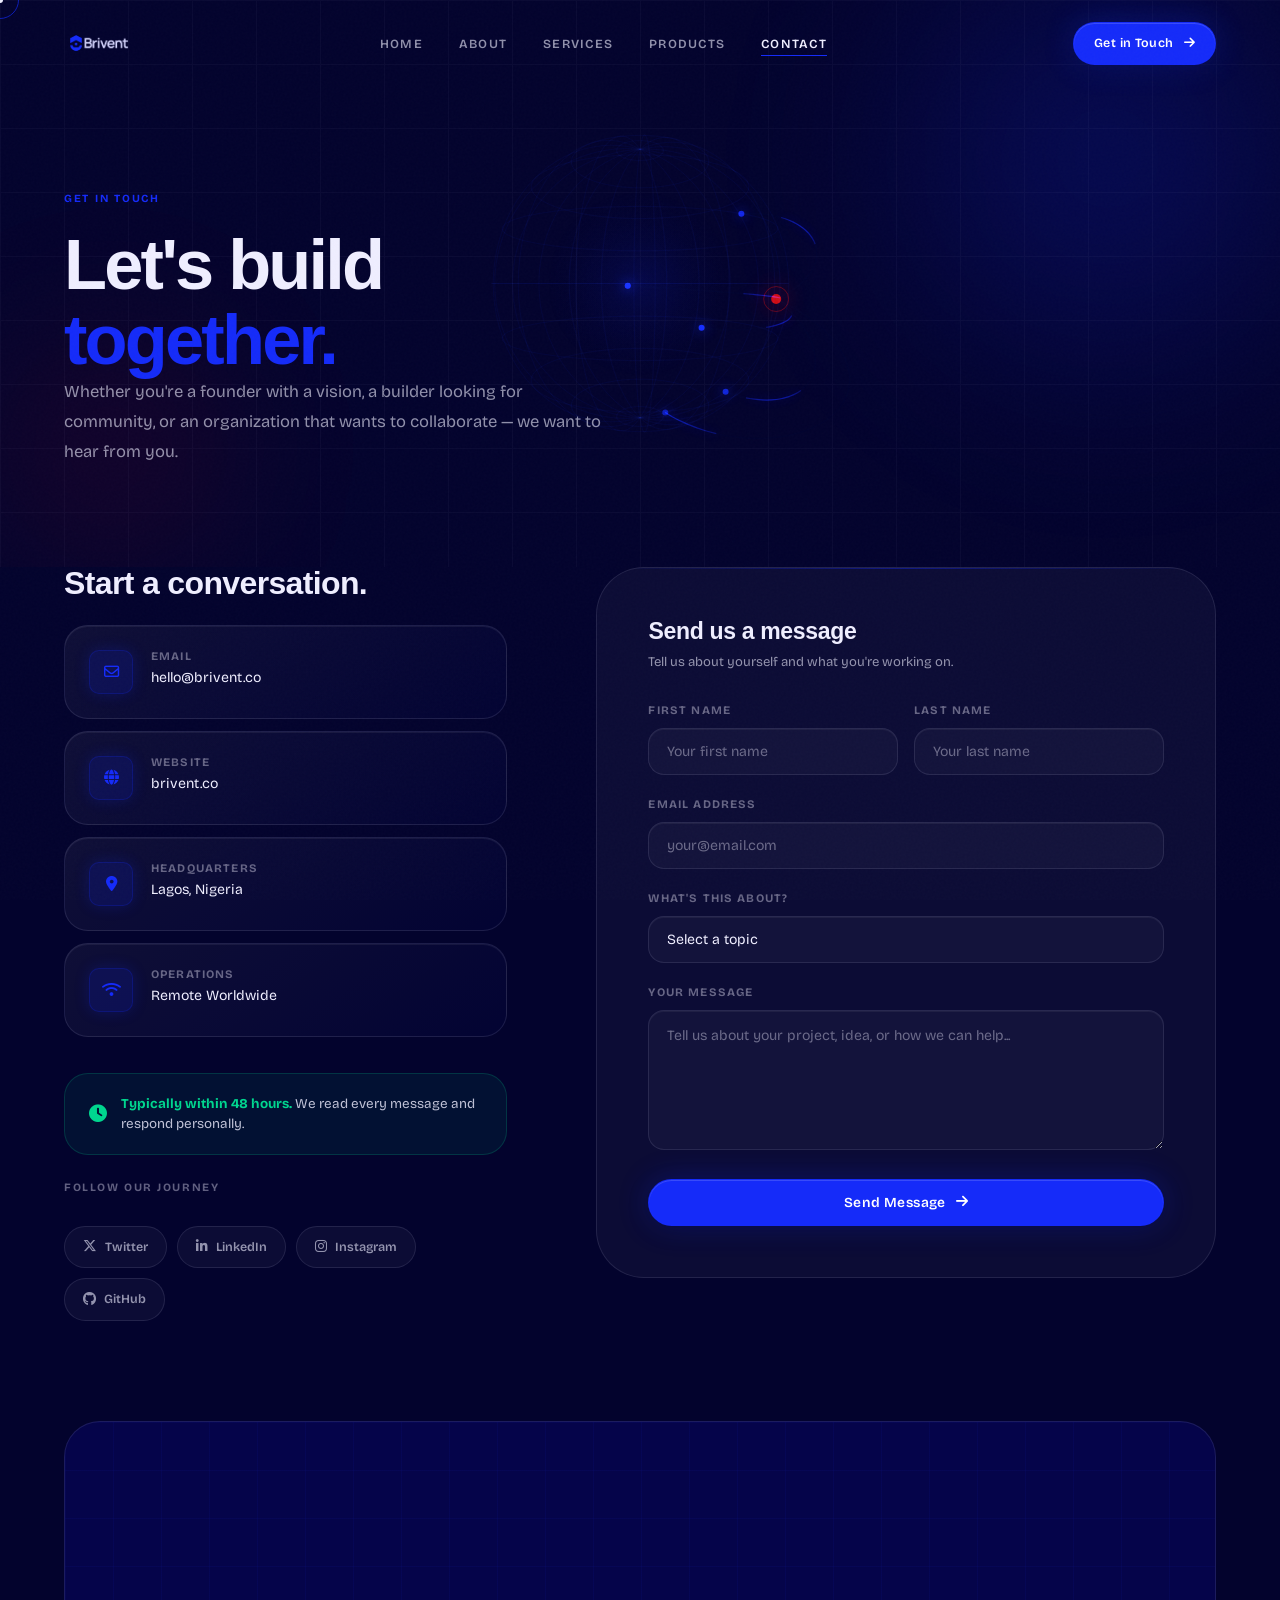
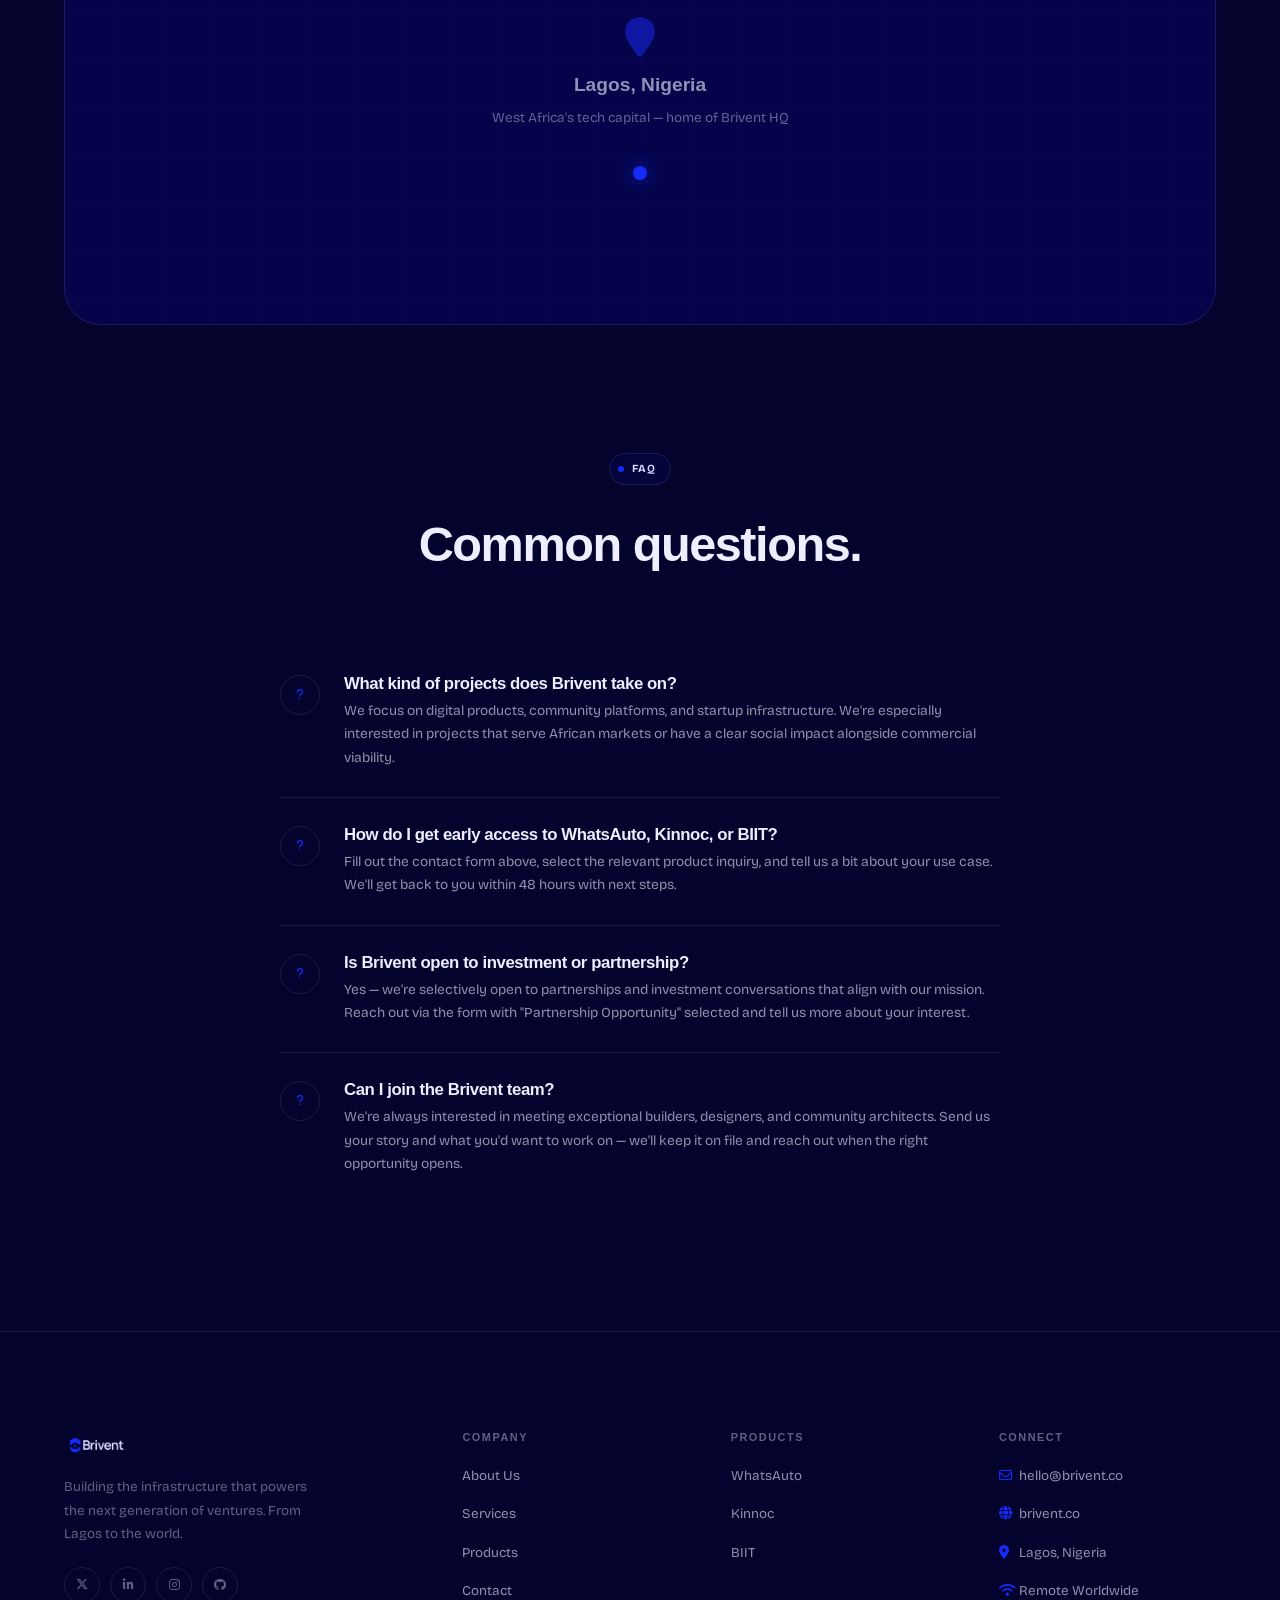
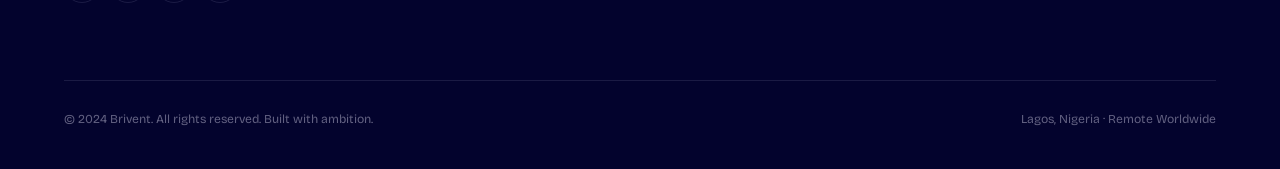
<file: contact.html>
<!DOCTYPE html>
<html lang="en">
<head>
  <meta charset="UTF-8">
  <meta name="viewport" content="width=device-width, initial-scale=1.0">
  <title>Contact — Brivent</title>
  <meta name="description" content="Get in touch with Brivent. Whether you're a founder, a builder, or a collaborator — we want to hear from you.">
  <link rel="icon" href="favicon.jpg" type="image/jpeg">
  <link rel="preconnect" href="https://fonts.googleapis.com">
  <link rel="preconnect" href="https://fonts.gstatic.com" crossorigin>
  <link href="https://fonts.googleapis.com/css2?family=Clash+Display:wght@400;500;600;700&family=Bricolage+Grotesque:opsz,wght@12..96,300;400;500;600;700&display=swap" rel="stylesheet">
  <link rel="stylesheet" href="https://cdnjs.cloudflare.com/ajax/libs/font-awesome/6.5.1/css/all.min.css">
  <link rel="stylesheet" href="assets/css/style.css">
  <style>
    .p-hero { padding:calc(90px + clamp(60px,8vw,100px)) 0 clamp(60px,8vw,100px); position:relative; overflow:hidden; }
    .p-hero__label { font-size:.68rem;font-weight:700;letter-spacing:.16em;text-transform:uppercase;color:var(--persian);margin-bottom:20px;display:block; }
    /* Contact layout */
    .contact-layout {
      display: grid;
      grid-template-columns: 1fr 1.4fr;
      gap: clamp(40px, 7vw, 90px);
      align-items: start;
    }
    /* Info column */
    .info-cards { display:flex;flex-direction:column;gap:12px;margin-bottom:36px; }
    .response-band {
      padding: 20px 24px;
      border-radius: var(--r-lg);
      background: rgba(0,214,143,.07);
      border: 1px solid rgba(0,214,143,.18);
      display: flex;
      align-items: center;
      gap: 14px;
    }
    .response-band i { color:#00d68f;font-size:1.1rem;flex-shrink:0; }
    .response-band p  { font-size:.84rem;color:var(--white-80);line-height:1.5; }
    .response-band strong { color:#00d68f; }
    /* Social links */
    .social-links { display:flex; flex-wrap:wrap; gap:10px; margin-top:28px; }
    .social-link {
      display:inline-flex; align-items:center; gap:8px;
      padding:10px 18px;
      border-radius:var(--r-pill);
      border:1px solid var(--glass-border);
      background:var(--glass-w);
      font-size:.78rem; font-weight:600; color:var(--white-60);
      transition: all var(--t-med) var(--ease);
    }
    .social-link i { font-size:.85rem; }
    .social-link:hover { border-color:var(--persian); color:var(--white-c); background:rgba(21,43,249,.08); transform:translateY(-2px); }
    /* Form card */
    .form-card {
      background: var(--glass-w);
      border: 1px solid var(--glass-border);
      border-radius: var(--r-2xl);
      padding: clamp(32px,4vw,52px);
      position: relative;
      overflow: hidden;
    }
    .form-card::before {
      content:''; position:absolute;top:0;left:0;right:0;
      height:1px;
      background:linear-gradient(90deg,transparent,rgba(21,43,249,.4),transparent);
    }
    /* Map placeholder */
    .map-block {
      border-radius:var(--r-xl);
      overflow:hidden;
      aspect-ratio:16/7;
      position:relative;
      border:1px solid var(--glass-border);
      background:var(--deep-2);
      display:flex; align-items:center; justify-content:center;
      margin-top:clamp(60px,8vw,100px);
    }
    .map-block__inner { text-align:center; }
    .map-block__inner i { font-size:2.5rem; color:var(--persian); margin-bottom:12px; opacity:.5; }
    .map-block__inner p { font-size:.85rem; color:var(--white-40); }
    .map-block__inner strong { display:block; font-family:var(--font-display); font-size:1.2rem; color:var(--white-60); margin-bottom:6px; }
    .map-pin {
      position:absolute; bottom:30%; left:50%; transform:translate(-50%,50%);
    }
    .map-pin__dot {
      width:14px; height:14px; border-radius:50%;
      background:var(--persian);
      box-shadow:0 0 20px rgba(21,43,249,.8);
      animation:map-pulse 2s ease infinite;
    }
    @keyframes map-pulse {
      0%,100%{box-shadow:0 0 20px rgba(21,43,249,.8)}
      50%{box-shadow:0 0 40px rgba(21,43,249,1),0 0 80px rgba(21,43,249,.4)}
    }
    .map-grid {
      position:absolute;inset:0;
      background-image:
        linear-gradient(rgba(21,43,249,.06) 1px,transparent 1px),
        linear-gradient(90deg,rgba(21,43,249,.06) 1px,transparent 1px);
      background-size:48px 48px;
    }
    @media (max-width:1024px){
      .contact-layout { grid-template-columns:1fr; }
    }
  </style>
</head>
<body>

<div class="cur-dot" id="curDot"></div>
<div class="cur-ring" id="curRing"></div>
<div class="loader" id="loader">
  <div class="loader__logo"><img src="brivent.png" alt="Brivent"></div>
  <div class="loader__bar"></div>
</div>

<nav class="nav" id="nav">
  <div class="container">
    <div class="nav__inner">
      <a href="index.html" class="nav__logo"><img src="brivent.png" alt="Brivent"></a>
      <ul class="nav__links">
        <li><a href="index.html"    class="nav__link">Home</a></li>
        <li><a href="about.html"    class="nav__link">About</a></li>
        <li><a href="services.html" class="nav__link">Services</a></li>
        <li><a href="products.html" class="nav__link">Products</a></li>
        <li><a href="contact.html"  class="nav__link">Contact</a></li>
      </ul>
      <div class="nav__actions">
        <a href="contact.html" class="btn btn-primary btn-sm" data-mag>Get in Touch <i class="fa-solid fa-arrow-right"></i></a>
        <button class="nav__burger" id="burger" aria-label="Open menu"><span></span><span></span><span></span></button>
      </div>
    </div>
  </div>
</nav>

<div class="m-menu" id="mMenu">
  <ul class="m-menu__links">
    <li><a href="index.html"    class="m-menu__link">Home</a></li>
    <li><a href="about.html"    class="m-menu__link">About</a></li>
    <li><a href="services.html" class="m-menu__link">Services</a></li>
    <li><a href="products.html" class="m-menu__link">Products</a></li>
    <li><a href="contact.html"  class="m-menu__link">Contact</a></li>
  </ul>
  <p class="m-menu__foot">&copy; 2024 Brivent &mdash; Lagos, Nigeria</p>
</div>

<!-- ══ PAGE HERO ══ -->
<section class="p-hero">
  <canvas id="globeCanvas" style="position:absolute;inset:0;width:100%;height:100%;pointer-events:none;z-index:0" aria-hidden="true"></canvas>
  <div class="orb orb-blue"  style="width:600px;height:600px;top:-25%;right:-10%;opacity:.5" aria-hidden="true"></div>
  <div class="orb orb-red"   style="width:350px;height:350px;bottom:-10%;left:-5%;opacity:.35" aria-hidden="true"></div>
  <div class="grid-ovr" aria-hidden="true"></div>
  <div class="container" style="position:relative;z-index:1">
    <span class="p-hero__label" data-reveal="up">Get in Touch</span>
    <h1 class="d-lg" data-reveal="up" data-d="1">Let's build<br><span style="color:var(--persian)">together.</span></h1>
    <p class="lead" data-reveal="up" data-d="2" style="max-width:540px">Whether you're a founder with a vision, a builder looking for community, or an organization that wants to collaborate — we want to hear from you.</p>
  </div>
</section>

<!-- ══ CONTACT SECTION ══ -->
<section class="sec" style="padding-top:0">
  <div class="container">
    <div class="contact-layout">
      <!-- Info -->
      <div data-reveal="left">
        <h2 class="d-sm mb-24">Start a conversation.</h2>
        <div class="info-cards">
          <div class="info-card">
            <div class="info-ico"><i class="fa-regular fa-envelope"></i></div>
            <div>
              <h5>Email</h5>
              <p><a href="mailto:hello@brivent.co" style="color:var(--white-c);transition:color var(--t-fast)" onmouseover="this.style.color='var(--persian)'" onmouseout="this.style.color='var(--white-c)'">hello@brivent.co</a></p>
            </div>
          </div>
          <div class="info-card">
            <div class="info-ico"><i class="fa-solid fa-globe"></i></div>
            <div>
              <h5>Website</h5>
              <p>brivent.co</p>
            </div>
          </div>
          <div class="info-card">
            <div class="info-ico"><i class="fa-solid fa-location-dot"></i></div>
            <div>
              <h5>Headquarters</h5>
              <p>Lagos, Nigeria</p>
            </div>
          </div>
          <div class="info-card">
            <div class="info-ico"><i class="fa-solid fa-wifi"></i></div>
            <div>
              <h5>Operations</h5>
              <p>Remote Worldwide</p>
            </div>
          </div>
        </div>
        <div class="response-band">
          <i class="fa-solid fa-clock"></i>
          <p><strong>Typically within 48 hours.</strong> We read every message and respond personally.</p>
        </div>
        <div>
          <p class="caption mt-24 mb-16" style="color:var(--white-40)">Follow our journey</p>
          <div class="social-links">
            <a href="#" class="social-link"><i class="fa-brands fa-x-twitter"></i> Twitter</a>
            <a href="#" class="social-link"><i class="fa-brands fa-linkedin-in"></i> LinkedIn</a>
            <a href="#" class="social-link"><i class="fa-brands fa-instagram"></i> Instagram</a>
            <a href="#" class="social-link"><i class="fa-brands fa-github"></i> GitHub</a>
          </div>
        </div>
      </div>

      <!-- Form -->
      <div class="form-card" data-reveal="right">
        <h3 class="d-xs mb-8">Send us a message</h3>
        <p class="small" style="color:var(--white-60);margin-bottom:28px">Tell us about yourself and what you're working on.</p>
        <div id="formMsg" class="form-msg"></div>
        <form id="contactForm" action="https://formspree.io/f/mreozvne" method="POST">
          <div class="form-row">
            <div class="form-group">
              <label for="first_name">First Name</label>
              <input type="text" id="first_name" name="first_name" placeholder="Your first name" required>
            </div>
            <div class="form-group">
              <label for="last_name">Last Name</label>
              <input type="text" id="last_name" name="last_name" placeholder="Your last name" required>
            </div>
          </div>
          <div class="form-group">
            <label for="email">Email Address</label>
            <input type="email" id="email" name="email" placeholder="your@email.com" required>
          </div>
          <div class="form-group">
            <label for="topic">What's this about?</label>
            <select id="topic" name="topic" required>
              <option value="" disabled selected>Select a topic</option>
              <option value="product-inquiry">Product Inquiry (WhatsAuto / Kinnoc / BIIT)</option>
              <option value="partnership">Partnership Opportunity</option>
              <option value="startup-support">Startup Support</option>
              <option value="community">Community Building</option>
              <option value="media">Media &amp; Press</option>
              <option value="general">General Inquiry</option>
              <option value="other">Something Else</option>
            </select>
          </div>
          <div class="form-group">
            <label for="message">Your Message</label>
            <textarea id="message" name="message" placeholder="Tell us about your project, idea, or how we can help..." required></textarea>
          </div>
          <button type="submit" class="btn btn-primary w-full" style="justify-content:center;width:100%" data-mag>
            Send Message <i class="fa-solid fa-arrow-right"></i>
          </button>
        </form>
      </div>
    </div>

    <!-- Map block -->
    <div class="map-block" data-reveal="up">
      <div class="map-grid" aria-hidden="true"></div>
      <div class="map-pin" aria-hidden="true"><div class="map-pin__dot"></div></div>
      <div class="map-block__inner" style="position:relative;z-index:1">
        <i class="fa-solid fa-location-pin"></i>
        <strong>Lagos, Nigeria</strong>
        <p>West Africa's tech capital &mdash; home of Brivent HQ</p>
      </div>
    </div>
  </div>
</section>

<!-- ══ FAQ SECTION ══ -->
<section class="sec" style="padding-top:0">
  <div class="container">
    <div class="sec-hd ctr" data-reveal="up">
      <span class="badge"><span class="bdot"></span> FAQ</span>
      <h2 class="d-md mt-16">Common questions.</h2>
    </div>
    <div style="max-width:720px;margin:0 auto" data-reveal="up" data-d="2">
      <div class="steps">
        <div class="step">
          <div class="step__num"><i class="fa-solid fa-question" style="font-size:.65rem"></i></div>
          <div class="step__body">
            <h4>What kind of projects does Brivent take on?</h4>
            <p>We focus on digital products, community platforms, and startup infrastructure. We're especially interested in projects that serve African markets or have a clear social impact alongside commercial viability.</p>
          </div>
        </div>
        <div class="step">
          <div class="step__num"><i class="fa-solid fa-question" style="font-size:.65rem"></i></div>
          <div class="step__body">
            <h4>How do I get early access to WhatsAuto, Kinnoc, or BIIT?</h4>
            <p>Fill out the contact form above, select the relevant product inquiry, and tell us a bit about your use case. We'll get back to you within 48 hours with next steps.</p>
          </div>
        </div>
        <div class="step">
          <div class="step__num"><i class="fa-solid fa-question" style="font-size:.65rem"></i></div>
          <div class="step__body">
            <h4>Is Brivent open to investment or partnership?</h4>
            <p>Yes — we're selectively open to partnerships and investment conversations that align with our mission. Reach out via the form with "Partnership Opportunity" selected and tell us more about your interest.</p>
          </div>
        </div>
        <div class="step">
          <div class="step__num"><i class="fa-solid fa-question" style="font-size:.65rem"></i></div>
          <div class="step__body">
            <h4>Can I join the Brivent team?</h4>
            <p>We're always interested in meeting exceptional builders, designers, and community architects. Send us your story and what you'd want to work on — we'll keep it on file and reach out when the right opportunity opens.</p>
          </div>
        </div>
      </div>
    </div>
  </div>
</section>

<!-- ══ FOOTER ══ -->
<footer class="footer">
  <div class="container">
    <div class="footer__grid">
      <div class="footer__brand">
        <img src="brivent.png" alt="Brivent">
        <p>Building the infrastructure that powers the next generation of ventures. From Lagos to the world.</p>
        <div class="footer__socials">
          <a href="#" class="soc-btn" aria-label="X"><i class="fa-brands fa-x-twitter"></i></a>
          <a href="#" class="soc-btn" aria-label="LinkedIn"><i class="fa-brands fa-linkedin-in"></i></a>
          <a href="#" class="soc-btn" aria-label="Instagram"><i class="fa-brands fa-instagram"></i></a>
          <a href="#" class="soc-btn" aria-label="GitHub"><i class="fa-brands fa-github"></i></a>
        </div>
      </div>
      <div class="footer__col">
        <h6>Company</h6>
        <ul class="footer__links">
          <li><a href="about.html">About Us</a></li>
          <li><a href="services.html">Services</a></li>
          <li><a href="products.html">Products</a></li>
          <li><a href="contact.html">Contact</a></li>
        </ul>
      </div>
      <div class="footer__col">
        <h6>Products</h6>
        <ul class="footer__links">
          <li><a href="products.html">WhatsAuto</a></li>
          <li><a href="products.html">Kinnoc</a></li>
          <li><a href="products.html">BIIT</a></li>
        </ul>
      </div>
      <div class="footer__col">
        <h6>Connect</h6>
        <ul class="footer__links">
          <li><a href="mailto:hello@brivent.co"><i class="fa-regular fa-envelope" style="width:14px;color:var(--persian)"></i>&nbsp; hello@brivent.co</a></li>
          <li><a href="#"><i class="fa-solid fa-globe" style="width:14px;color:var(--persian)"></i>&nbsp; brivent.co</a></li>
          <li><a href="#"><i class="fa-solid fa-location-dot" style="width:14px;color:var(--persian)"></i>&nbsp; Lagos, Nigeria</a></li>
          <li><a href="#"><i class="fa-solid fa-wifi" style="width:14px;color:var(--persian)"></i>&nbsp; Remote Worldwide</a></li>
        </ul>
      </div>
    </div>
    <div class="footer__bar">
      <p>&copy; 2024 Brivent. All rights reserved. Built with ambition.</p>
      <p>Lagos, Nigeria &middot; Remote Worldwide</p>
    </div>
  </div>
</footer>

<script src="assets/js/main.js"></script>
</body>
</html>
</file>
<file: assets/css/style.css>
/* ═══════════════════════════════════════════════════
   BRIVENT — GLOBAL STYLESHEET v2.0
   Futuristic · 3D · Physics-Driven
═══════════════════════════════════════════════════ */

/* ─── RESET ─── */
*, *::before, *::after { box-sizing: border-box; margin: 0; padding: 0; }
html { scroll-behavior: smooth; font-size: 16px; }
img { max-width: 100%; display: block; }
a { text-decoration: none; color: inherit; }
button { border: none; background: none; cursor: pointer; font-family: inherit; }
ul { list-style: none; }
input, textarea, select { font-family: inherit; }

/* ─── DESIGN TOKENS ─── */
:root {
  --deep:          #03032d;
  --deep-2:        #05044a;
  --persian:       #152bf9;
  --persian-dim:   rgba(21,43,249,.15);
  --persian-glow:  rgba(21,43,249,.4);
  --flamingo:      #ff110b;
  --flamingo-dim:  rgba(255,17,11,.12);
  --chalk:         #d7d7ff;
  --white-c:       #efeeff;
  --white-80:      rgba(239,238,255,.80);
  --white-60:      rgba(239,238,255,.60);
  --white-40:      rgba(239,238,255,.40);
  --white-20:      rgba(239,238,255,.20);
  --white-10:      rgba(239,238,255,.10);
  --white-06:      rgba(239,238,255,.06);
  --white-03:      rgba(239,238,255,.03);
  --glass-b:       rgba(21,43,249,.07);
  --glass-w:       rgba(239,238,255,.04);
  --glass-border:  rgba(215,215,255,.11);
  --glass-border-2:rgba(215,215,255,.22);

  --font-display: 'Clash Display', sans-serif;
  --font-body:    'Bricolage Grotesque', sans-serif;
  --font-mono:    'Courier New', monospace;

  --sec: clamp(80px, 10vw, 140px);
  --wrap: 1380px;
  --pad: clamp(20px, 5vw, 64px);

  --r-xs: 6px; --r-sm: 10px; --r-md: 16px;
  --r-lg: 24px; --r-xl: 36px; --r-2xl: 48px; --r-pill: 999px;

  --ease: cubic-bezier(.22,1,.36,1);
  --ease-io: cubic-bezier(.65,0,.35,1);
  --t-fast: .18s; --t-med: .38s; --t-slow: .65s; --t-xl: 1.0s;
}

/* ─── BASE ─── */
body {
  background: var(--deep);
  color: var(--white-c);
  font-family: var(--font-body);
  line-height: 1.65;
  overflow-x: hidden;
  -webkit-font-smoothing: antialiased;
  -moz-osx-font-smoothing: grayscale;
}

/* Noise grain overlay */
body::after {
  content: '';
  position: fixed; inset: 0;
  background-image: url("data:image/svg+xml,%3Csvg viewBox='0 0 512 512' xmlns='http://www.w3.org/2000/svg'%3E%3Cfilter id='n'%3E%3CfeTurbulence type='fractalNoise' baseFrequency='0.75' numOctaves='4' stitchTiles='stitch'/%3E%3C/filter%3E%3Crect width='100%25' height='100%25' filter='url(%23n)'/%3E%3C/svg%3E");
  opacity: .022;
  pointer-events: none;
  z-index: 9998;
}

/* ─── SCROLLBAR ─── */
::-webkit-scrollbar { width: 3px; }
::-webkit-scrollbar-track { background: var(--deep); }
::-webkit-scrollbar-thumb { background: var(--persian); border-radius: 2px; }
::selection { background: var(--persian); color: #fff; }

/* ─── CONTAINER ─── */
.container { max-width: var(--wrap); margin: 0 auto; padding: 0 var(--pad); }

/* ─── TYPOGRAPHY ─── */
h1, h2, h3, h4, h5, h6 {
  font-family: var(--font-display);
  font-weight: 600;
  line-height: 1.06;
  letter-spacing: -.025em;
}
.d-xl  { font-size: clamp(3.4rem, 7.5vw, 9rem);  letter-spacing: -.05em;  line-height: 1.0; }
.d-lg  { font-size: clamp(2.8rem, 5.5vw, 6.5rem); letter-spacing: -.04em; }
.d-md  { font-size: clamp(2rem, 3.8vw, 4.2rem);   letter-spacing: -.03em; }
.d-sm  { font-size: clamp(1.5rem, 2.5vw, 2.5rem); letter-spacing: -.02em; }
.d-xs  { font-size: clamp(1.2rem, 1.8vw, 1.8rem); letter-spacing: -.015em; }
.lead  { font-size: clamp(.95rem, 1.3vw, 1.15rem); color: var(--white-60); line-height: 1.8; font-weight: 400; }
.small { font-size: .82rem; }
.caption { font-size: .7rem; letter-spacing: .14em; text-transform: uppercase; font-weight: 700; }

.text-blue   { color: var(--persian); }
.text-red    { color: var(--flamingo); }
.text-chalk  { color: var(--chalk); }
.text-muted  { color: var(--white-40); }
.text-center { text-align: center; }
.font-mono   { font-family: var(--font-mono); }

/* Gradient text */
.grad-text {
  background: linear-gradient(135deg, var(--white-c) 0%, var(--chalk) 40%, rgba(21,43,249,.9) 100%);
  -webkit-background-clip: text; -webkit-text-fill-color: transparent; background-clip: text;
}

/* Neon text glow */
.neon-blue {
  color: var(--white-c);
  text-shadow:
    0 0 4px var(--white-c),
    0 0 14px var(--persian),
    0 0 30px var(--persian),
    0 0 60px rgba(21,43,249,.5);
}
.neon-red {
  color: var(--white-c);
  text-shadow:
    0 0 4px var(--white-c),
    0 0 14px var(--flamingo),
    0 0 30px var(--flamingo),
    0 0 60px rgba(255,17,11,.5);
}

/* Outline text */
.text-outline {
  -webkit-text-stroke: 1px rgba(21,43,249,.7);
  color: transparent;
}

/* ─── BADGE ─── */
.badge {
  display: inline-flex; align-items: center; gap: 8px;
  padding: 6px 14px 6px 8px; border-radius: var(--r-pill);
  border: 1px solid var(--glass-border);
  background: var(--glass-b); backdrop-filter: blur(16px);
  font-size: .68rem; font-weight: 700; letter-spacing: .12em;
  text-transform: uppercase; color: var(--chalk);
}
.bdot {
  width: 6px; height: 6px; border-radius: 50%;
  background: var(--persian);
  animation: blink 2.2s ease infinite; flex-shrink: 0;
}
.bdot.red   { background: var(--flamingo); }
.bdot.green { background: #00d68f; }
.bdot.amber { background: #ffb800; }
@keyframes blink { 0%,100%{opacity:1;transform:scale(1)} 50%{opacity:.3;transform:scale(.55)} }

/* ─── BUTTONS ─── */
.btn {
  display: inline-flex; align-items: center; gap: 10px;
  padding: 14px 28px; border-radius: var(--r-pill);
  font-size: .86rem; font-weight: 600; letter-spacing: .03em;
  transition: transform var(--t-med) var(--ease), box-shadow var(--t-med), background var(--t-med), border-color var(--t-med);
  cursor: pointer; position: relative; overflow: hidden; white-space: nowrap;
  font-family: var(--font-body);
}
.btn::after {
  content: ''; position: absolute; inset: 0;
  background: linear-gradient(135deg, rgba(255,255,255,.12) 0%, transparent 60%);
  opacity: 0; transition: opacity var(--t-med);
}
.btn:hover::after { opacity: 1; }
.btn:hover { transform: translateY(-2px); }
.btn:active { transform: translateY(0) scale(.98); }

.btn-primary {
  background: var(--persian); color: #fff; border: 1px solid transparent;
  box-shadow: 0 0 30px rgba(21,43,249,.3), 0 4px 20px rgba(0,0,0,.3), inset 0 1px 0 rgba(255,255,255,.15);
}
.btn-primary:hover { box-shadow: 0 0 55px rgba(21,43,249,.6), 0 8px 32px rgba(21,43,249,.25); }

.btn-glass {
  background: var(--glass-w); color: var(--white-c);
  border: 1px solid var(--glass-border); backdrop-filter: blur(16px);
}
.btn-glass:hover { border-color: var(--glass-border-2); background: var(--white-06); }

.btn-outline {
  background: transparent; color: var(--white-c);
  border: 1px solid var(--glass-border-2);
}
.btn-outline:hover { background: var(--white-06); border-color: rgba(215,215,255,.35); }

.btn-sm  { padding: 10px 20px; font-size: .78rem; }
.btn-lg  { padding: 18px 40px; font-size: .96rem; }
.btn-xl  { padding: 20px 48px; font-size: 1.05rem; }
.btn-ico { width: 46px; height: 46px; padding: 0; justify-content: center; border-radius: 50%; }

/* ─── NAV ─── */
.nav {
  position: fixed; top: 0; left: 0; right: 0; z-index: 1000;
  padding: 22px 0;
  transition: padding var(--t-med) var(--ease), background var(--t-med), border-color var(--t-med);
}
.nav.scrolled {
  padding: 12px 0;
  background: rgba(3,3,45,.88); backdrop-filter: blur(28px) saturate(1.5);
  border-bottom: 1px solid var(--glass-border);
  box-shadow: 0 4px 30px rgba(0,0,0,.4);
}
.nav__inner { display: flex; align-items: center; justify-content: space-between; gap: 24px; }
.nav__logo img { height: 28px; width: auto; display: block; }
.nav__links { display: flex; align-items: center; gap: 36px; }
.nav__link {
  font-size: .78rem; font-weight: 600; letter-spacing: .1em; text-transform: uppercase;
  color: var(--white-60); transition: color var(--t-fast); position: relative;
}
.nav__link::after {
  content: ''; position: absolute; bottom: -5px; left: 0; right: 0;
  height: 1px; background: var(--persian);
  transform: scaleX(0); transform-origin: left;
  transition: transform var(--t-med) var(--ease);
}
.nav__link:hover, .nav__link.active { color: var(--white-c); }
.nav__link:hover::after, .nav__link.active::after { transform: scaleX(1); }
.nav__actions { display: flex; align-items: center; gap: 14px; flex-shrink: 0; }
.nav__burger {
  display: none; flex-direction: column; gap: 5px; width: 30px;
  cursor: pointer; padding: 3px; background: none; border: none;
}
.nav__burger span {
  display: block; height: 1.5px; background: var(--white-c);
  border-radius: 2px; transition: all var(--t-med) var(--ease);
}
.nav__burger.open span:nth-child(1) { transform: translateY(6.5px) rotate(45deg); }
.nav__burger.open span:nth-child(2) { opacity: 0; transform: scaleX(0); }
.nav__burger.open span:nth-child(3) { transform: translateY(-6.5px) rotate(-45deg); }

/* ─── MOBILE MENU ─── */
.m-menu {
  position: fixed; inset: 0; background: var(--deep); z-index: 999;
  display: flex; flex-direction: column;
  padding: 100px var(--pad) 60px;
  opacity: 0; pointer-events: none;
  transition: opacity var(--t-med) var(--ease); overflow: auto;
}
.m-menu.open { opacity: 1; pointer-events: all; }
.m-menu__links { display: flex; flex-direction: column; gap: 4px; flex: 1; }
.m-menu__link {
  font-family: var(--font-display);
  font-size: clamp(2.2rem, 8vw, 4.5rem); font-weight: 600;
  color: var(--white-c); letter-spacing: -.03em;
  opacity: 0; transform: translateX(-50px);
  transition: opacity var(--t-slow) var(--ease), transform var(--t-slow) var(--ease), color var(--t-fast);
  display: inline-block;
}
.m-menu.open .m-menu__link { opacity: 1; transform: translateX(0); }
.m-menu.open .m-menu__link:nth-child(1){transition-delay:.05s}
.m-menu.open .m-menu__link:nth-child(2){transition-delay:.10s}
.m-menu.open .m-menu__link:nth-child(3){transition-delay:.15s}
.m-menu.open .m-menu__link:nth-child(4){transition-delay:.20s}
.m-menu.open .m-menu__link:nth-child(5){transition-delay:.25s}
.m-menu__link:hover { color: var(--persian); }
.m-menu__foot { font-size: .78rem; color: var(--white-40); margin-top: 40px; }

/* ─── CURSOR ─── */
.cur-dot {
  position: fixed; top: 0; left: 0; width: 6px; height: 6px; border-radius: 50%;
  background: var(--white-c); pointer-events: none; z-index: 10001;
  transform: translate(-50%,-50%);
  transition: width .12s, height .12s, background .18s;
  will-change: left, top;
}
.cur-ring {
  position: fixed; top: 0; left: 0; width: 38px; height: 38px;
  border: 1.5px solid rgba(21,43,249,.65); border-radius: 50%;
  pointer-events: none; z-index: 10000; transform: translate(-50%,-50%);
  transition: width .3s var(--ease), height .3s var(--ease), border-color .2s;
  will-change: left, top;
}
.cur-ring.hov { width: 60px; height: 60px; border-color: var(--flamingo); }
.cur-dot.hov  { width: 10px; height: 10px; background: var(--persian); }
@media (pointer:coarse) { .cur-dot, .cur-ring { display: none; } }

/* ─── PAGE LOADER ─── */
.loader {
  position: fixed; inset: 0; background: var(--deep); z-index: 99999;
  display: flex; align-items: center; justify-content: center; flex-direction: column; gap: 20px;
  transition: opacity .7s var(--ease), visibility .7s;
}
.loader.gone { opacity: 0; visibility: hidden; }
.loader__logo img { height: 32px; opacity: .6; }
.loader__bar { width: 180px; height: 1px; background: var(--glass-border); position: relative; overflow: hidden; border-radius: 2px; }
.loader__bar::after {
  content: ''; position: absolute; top: 0; left: 0; height: 100%;
  background: linear-gradient(90deg, var(--persian), var(--flamingo));
  animation: load-fill .9s var(--ease) forwards;
}
@keyframes load-fill { from{width:0} to{width:100%} }

/* ─── SECTION ─── */
.sec    { padding: var(--sec) 0; position: relative; }
.sec-sm { padding: calc(var(--sec)*.6) 0; }
.sec-xs { padding: calc(var(--sec)*.35) 0; }

/* ─── SECTION HEADER ─── */
.sec-hd { margin-bottom: clamp(40px,6vw,80px); }
.sec-hd .badge { margin-bottom: 18px; }
.sec-hd .lead  { margin-top: 16px; }
.sec-hd.ctr { text-align: center; }
.sec-hd.ctr .lead { margin-inline: auto; max-width: 560px; }

/* ─── GRID UTILITIES ─── */
.grid-2 { display: grid; grid-template-columns: repeat(2,1fr); gap: 24px; }
.grid-3 { display: grid; grid-template-columns: repeat(3,1fr); gap: 24px; }
.grid-4 { display: grid; grid-template-columns: repeat(4,1fr); gap: 24px; }
.grid-half { display: grid; grid-template-columns: 1fr 1fr; gap: clamp(32px,6vw,80px); align-items: center; }

/* ─── GLOW ORBS ─── */
.orb {
  position: absolute; border-radius: 50%; pointer-events: none;
  filter: blur(80px); animation: orb-drift 12s ease-in-out infinite;
}
.orb-blue  { background: radial-gradient(circle, rgba(21,43,249,.45) 0%, transparent 70%); }
.orb-red   { background: radial-gradient(circle, rgba(255,17,11,.35) 0%, transparent 70%); animation-duration:15s; animation-direction:reverse; }
.orb-chalk { background: radial-gradient(circle, rgba(215,215,255,.15) 0%, transparent 70%); animation-duration:18s; }
@keyframes orb-drift {
  0%,100%{transform:translate(0,0) scale(1)}
  33%{transform:translate(4%,-5%) scale(1.06)}
  66%{transform:translate(-3%,4%) scale(.94)}
}

/* ─── HOLOGRAPHIC SHIMMER (on images/cards) ─── */
.holo-shine {
  position: relative; overflow: hidden;
}
.holo-shine::after {
  content: '';
  position: absolute; inset: 0;
  background: linear-gradient(
    115deg,
    transparent 0%, transparent 25%,
    rgba(255,255,255,.04) 30%, rgba(255,255,255,.08) 32%, rgba(21,43,249,.05) 34%,
    transparent 36%, transparent 64%,
    rgba(255,255,255,.04) 69%, rgba(255,255,255,.08) 71%, rgba(21,43,249,.05) 73%,
    transparent 75%
  );
  background-size: 300% 100%;
  animation: holo-move 5s ease-in-out infinite;
  pointer-events: none; z-index: 3; border-radius: inherit;
}
@keyframes holo-move {
  0%   { background-position: -100% 0; }
  100% { background-position: 350% 0; }
}

/* ─── SCANLINES ─── */
.scanlines { position: relative; }
.scanlines::before {
  content: ''; position: absolute; inset: 0; z-index: 2; pointer-events: none;
  background: repeating-linear-gradient(
    0deg, transparent, transparent 2px,
    rgba(3,3,45,.1) 2px, rgba(3,3,45,.1) 4px
  );
  border-radius: inherit;
}

/* ─── HUD FRAME CORNERS ─── */
.hud-frame { position: relative; }
.hud-frame::before, .hud-frame::after {
  content: ''; position: absolute;
  width: 18px; height: 18px;
  border-color: rgba(21,43,249,.5); border-style: solid;
  transition: all var(--t-med) var(--ease); z-index: 3;
}
.hud-frame::before { top: 8px; left: 8px; border-width: 1px 0 0 1px; }
.hud-frame::after  { bottom: 8px; right: 8px; border-width: 0 1px 1px 0; }
.hud-frame:hover::before, .hud-frame:hover::after {
  width: 26px; height: 26px; border-color: var(--persian); opacity: 1;
}

/* ─── MARQUEE ─── */
.marquee {
  overflow: hidden; border-top: 1px solid var(--glass-border);
  border-bottom: 1px solid var(--glass-border);
  background: var(--glass-b); padding: 18px 0;
}
.marquee__track { display: flex; width: max-content; animation: mscroll 32s linear infinite; }
.marquee:hover .marquee__track { animation-play-state: paused; }
.marquee__item {
  display: flex; align-items: center; gap: 28px;
  padding: 0 28px; font-size: .72rem; font-weight: 700;
  letter-spacing: .13em; text-transform: uppercase;
  color: var(--white-40); white-space: nowrap;
}
.marquee__item i { color: var(--persian); font-size: .55rem; }
@keyframes mscroll { to { transform: translateX(-50%); } }

/* ─── GLASS CARDS ─── */
.card {
  background: linear-gradient(145deg, rgba(255,255,255,.06) 0%, rgba(21,43,249,.03) 100%);
  border: 1px solid var(--glass-border);
  border-radius: var(--r-lg);
  padding: 32px;
  position: relative; overflow: hidden;
  transition: border-color var(--t-med), transform var(--t-med) var(--ease), box-shadow var(--t-med);
  backdrop-filter: blur(12px);
  box-shadow: inset 0 1px 0 rgba(255,255,255,.07), inset 0 -1px 0 rgba(0,0,0,.2), 0 4px 20px rgba(0,0,0,.2);
}
.card::before {
  content: ''; position: absolute; inset: 0;
  background: linear-gradient(145deg, rgba(21,43,249,.05) 0%, transparent 55%);
  opacity: 0; transition: opacity var(--t-med);
}
.card:hover {
  border-color: rgba(215,215,255,.22); transform: translateY(-5px);
  box-shadow: inset 0 1px 0 rgba(255,255,255,.1), 0 24px 60px rgba(0,0,0,.4), 0 0 40px rgba(21,43,249,.1);
}
.card:hover::before { opacity: 1; }

.card-ico {
  width: 48px; height: 48px; border-radius: var(--r-sm);
  background: var(--persian-dim); border: 1px solid rgba(21,43,249,.2);
  display: flex; align-items: center; justify-content: center;
  color: var(--persian); font-size: 1.05rem; margin-bottom: 20px; flex-shrink: 0;
  box-shadow: 0 0 20px rgba(21,43,249,.2);
}
.card-ico.red   { background: var(--flamingo-dim); border-color: rgba(255,17,11,.2); color: var(--flamingo); box-shadow: 0 0 20px rgba(255,17,11,.2); }
.card-ico.green { background: rgba(0,214,143,.1);  border-color: rgba(0,214,143,.2); color: #00d68f; box-shadow: 0 0 20px rgba(0,214,143,.2); }

/* ─── PRODUCT CARDS (HOLOGRAPHIC) ─── */
.p-card {
  background: linear-gradient(145deg, rgba(255,255,255,.06) 0%, rgba(21,43,249,.04) 100%);
  border: 1px solid var(--glass-border);
  border-radius: var(--r-xl); overflow: hidden; position: relative;
  transition: border-color var(--t-slow) var(--ease), box-shadow var(--t-slow), transform var(--t-slow) var(--ease);
  box-shadow: inset 0 1px 0 rgba(255,255,255,.07), 0 4px 30px rgba(0,0,0,.3);
}
/* Animated holographic border */
.p-card::after {
  content: ''; position: absolute; inset: -1px;
  border-radius: inherit;
  background: linear-gradient(135deg,
    rgba(21,43,249,.7) 0%, rgba(215,215,255,.5) 20%,
    rgba(255,17,11,.6) 40%, rgba(21,43,249,.7) 60%,
    rgba(215,215,255,.5) 80%, rgba(21,43,249,.7) 100%
  );
  background-size: 400% 400%;
  animation: holo 6s linear infinite;
  opacity: 0; transition: opacity var(--t-med); z-index: 0; pointer-events: none;
}
.p-card:hover::after { opacity: 1; }
.p-card:hover {
  box-shadow: 0 32px 80px rgba(0,0,0,.5), 0 0 60px rgba(21,43,249,.15);
  transform: translateY(-8px);
}
@keyframes holo { 0%{background-position:0% 0%} 100%{background-position:400% 400%} }
.p-card__inner { position: relative; z-index: 1; }
.p-card__img { aspect-ratio: 16/9; overflow: hidden; position: relative; }
.p-card__img img {
  width: 100%; height: 100%; object-fit: cover;
  filter: brightness(.65) saturate(.7);
  transition: transform var(--t-slow) var(--ease), filter var(--t-slow);
}
.p-card:hover .p-card__img img { transform: scale(1.07); filter: brightness(.82) saturate(.9); }
.p-card__img::after {
  content: ''; position: absolute; inset: 0;
  background: linear-gradient(to bottom, transparent 35%, rgba(3,3,45,.98) 100%);
}
.p-card__body { padding: 28px 28px 32px; }

/* ─── TAGS ─── */
.tags { display: flex; flex-wrap: wrap; gap: 6px; }
.tag {
  display: inline-flex; align-items: center; gap: 5px;
  padding: 4px 10px; border-radius: var(--r-pill);
  font-size: .65rem; font-weight: 700; letter-spacing: .08em; text-transform: uppercase; border: 1px solid;
}
.tag-blue  { color: var(--persian);  border-color: rgba(21,43,249,.3);  background: rgba(21,43,249,.08); }
.tag-red   { color: var(--flamingo); border-color: rgba(255,17,11,.3);  background: rgba(255,17,11,.08); }
.tag-green { color: #00d68f;         border-color: rgba(0,214,143,.3);  background: rgba(0,214,143,.08); }
.tag-amber { color: #ffb800;         border-color: rgba(255,184,0,.3);  background: rgba(255,184,0,.08); }
.tag-chalk { color: var(--chalk);    border-color: rgba(215,215,255,.2); background: rgba(215,215,255,.06); }

/* ─── STAT CARDS ─── */
.stat-card {
  padding: clamp(32px,4vw,52px) 32px;
  border-radius: var(--r-lg);
  background: linear-gradient(145deg, rgba(255,255,255,.06) 0%, rgba(21,43,249,.04) 100%);
  border: 1px solid var(--glass-border);
  text-align: center; position: relative; overflow: hidden;
  box-shadow: inset 0 1px 0 rgba(255,255,255,.07);
  transition: border-color var(--t-med), transform var(--t-med) var(--ease), box-shadow var(--t-med);
}
.stat-card::before {
  content: ''; position: absolute; bottom: 0; left: 50%; transform: translateX(-50%);
  width: 55%; height: 1px;
  background: linear-gradient(90deg, transparent, var(--persian), transparent);
  box-shadow: 0 0 10px rgba(21,43,249,.6);
}
.stat-card::after {
  content: ''; position: absolute; top: -50%; left: -50%; width: 200%; height: 200%;
  background: radial-gradient(ellipse 60% 60% at 50% 100%, rgba(21,43,249,.06), transparent);
  pointer-events: none;
}
.stat-card:hover { border-color: rgba(215,215,255,.22); transform: translateY(-4px); box-shadow: 0 20px 50px rgba(0,0,0,.35), 0 0 30px rgba(21,43,249,.08); }
.stat-val {
  font-family: var(--font-display); font-size: clamp(2.2rem,4.5vw,4rem);
  font-weight: 700; letter-spacing: -.04em; line-height: 1; margin-bottom: 10px;
  background: linear-gradient(135deg, var(--white-c) 0%, var(--chalk) 100%);
  -webkit-background-clip: text; -webkit-text-fill-color: transparent; background-clip: text;
}
.stat-lbl { font-size: .72rem; letter-spacing: .13em; text-transform: uppercase; color: var(--white-40); font-weight: 700; }

/* ─── FEATURE ROW ─── */
.feat-row { display: grid; grid-template-columns: 1fr 1fr; gap: clamp(40px,8vw,100px); align-items: center; }
.feat-row.rev { direction: rtl; }
.feat-row.rev > * { direction: ltr; }
.feat-img { position: relative; border-radius: var(--r-xl); overflow: hidden; aspect-ratio: 4/3; }
.feat-img img { width:100%; height:100%; object-fit:cover; filter:brightness(.68) saturate(.75); }
.feat-img::before {
  content:''; position:absolute;inset:0; z-index:1;
  background:linear-gradient(135deg,rgba(21,43,249,.2),rgba(3,3,45,.4));
}
.feat-img::after {
  content:''; position:absolute; inset:0; z-index:2;
  border: 1px solid var(--glass-border); border-radius: inherit; pointer-events:none;
}

/* ─── GRID OVERLAY ─── */
.grid-ovr {
  position: absolute; inset: 0; pointer-events: none; opacity: .03;
  background-image:
    linear-gradient(rgba(215,215,255,1) 1px, transparent 1px),
    linear-gradient(90deg, rgba(215,215,255,1) 1px, transparent 1px);
  background-size: 64px 64px;
}

/* ─── FLOATING ANIMATION ─── */
.float-anim { animation: float3d 8s ease-in-out infinite; }
@keyframes float3d {
  0%,100%{transform:translateY(0) rotate3d(.1,.1,0,0deg)}
  33%{transform:translateY(-14px) rotate3d(.1,.1,0,2deg)}
  66%{transform:translateY(-7px) rotate3d(.1,-.1,0,-1deg)}
}

/* ─── GLOW LINE ─── */
.glow-line {
  height: 1px;
  background: linear-gradient(90deg, transparent, var(--persian), var(--flamingo), transparent);
  box-shadow: 0 0 12px rgba(21,43,249,.5);
  animation: glowpulse 3s ease infinite;
}
@keyframes glowpulse { 0%,100%{opacity:.5} 50%{opacity:1} }

/* ─── CHECKLIST ─── */
.checklist { display: flex; flex-direction: column; gap: 12px; margin-top: 20px; }
.checklist li { display: flex; align-items: flex-start; gap: 12px; font-size: .88rem; color: var(--white-80); }
.checklist li i { color: var(--persian); font-size: .75rem; margin-top: 4px; flex-shrink: 0; }

/* ─── STEPS ─── */
.steps { display: flex; flex-direction: column; }
.step { display: flex; gap: 24px; padding: 28px 0; border-bottom: 1px solid var(--glass-border); position: relative; }
.step:last-child { border-bottom: none; }
.step__num {
  width: 40px; height: 40px; border-radius: 50%; border: 1px solid var(--glass-border);
  display: flex; align-items: center; justify-content: center;
  font-size: .72rem; font-weight: 700; letter-spacing: .06em; color: var(--persian); flex-shrink: 0;
}
.step__body h4 { margin-bottom: 6px; font-size: 1.05rem; font-family: var(--font-display); }
.step__body p  { font-size: .86rem; color: var(--white-60); line-height: 1.7; }

/* ─── TIMELINE ─── */
.timeline { position: relative; padding-left: 40px; }
.timeline::before {
  content: ''; position: absolute; top: 0; left: 8px; bottom: 0; width: 1px;
  background: linear-gradient(to bottom, var(--persian) 0%, var(--glass-border) 100%);
}
.t-item { position: relative; padding: 0 0 48px; }
.t-item::before {
  content: ''; position: absolute; top: 6px; left: -36px;
  width: 10px; height: 10px; border-radius: 50%;
  background: var(--persian); box-shadow: 0 0 14px rgba(21,43,249,.7);
}
.t-item:last-child { padding-bottom: 0; }
.t-year { font-size: .68rem; font-weight: 700; letter-spacing: .14em; text-transform: uppercase; color: var(--persian); margin-bottom: 6px; }
.t-item h4 { font-size: 1.1rem; margin-bottom: 8px; font-family: var(--font-display); }
.t-item p  { font-size: .86rem; color: var(--white-60); line-height: 1.7; }

/* ─── CONTACT FORM ─── */
.form-group { margin-bottom: 20px; }
.form-group label { display: block; font-size: .72rem; font-weight: 700; letter-spacing: .1em; text-transform: uppercase; color: var(--white-40); margin-bottom: 8px; }
.form-group input, .form-group textarea, .form-group select {
  width: 100%; padding: 14px 18px;
  background: rgba(255,255,255,.03);
  border: 1px solid var(--glass-border); border-radius: var(--r-md);
  color: var(--white-c); font-size: .88rem; font-family: var(--font-body);
  transition: border-color var(--t-fast), box-shadow var(--t-fast), background var(--t-fast);
  outline: none;
  box-shadow: inset 0 1px 0 rgba(255,255,255,.05);
}
.form-group input::placeholder, .form-group textarea::placeholder { color: var(--white-40); }
.form-group input:focus, .form-group textarea:focus, .form-group select:focus {
  border-color: rgba(21,43,249,.55); box-shadow: 0 0 0 3px rgba(21,43,249,.12), inset 0 1px 0 rgba(255,255,255,.05); background: rgba(21,43,249,.06);
}
.form-group textarea { resize: vertical; min-height: 140px; line-height: 1.6; }
.form-group select { appearance: none; cursor: pointer; }
.form-row { display: grid; grid-template-columns: 1fr 1fr; gap: 16px; }
.form-msg { padding: 16px 20px; border-radius: var(--r-md); font-size: .86rem; font-weight: 500; display: none; }
.form-msg.success { background: rgba(0,214,143,.1); border: 1px solid rgba(0,214,143,.25); color: #00d68f; display: block; }
.form-msg.error   { background: rgba(255,17,11,.1);  border: 1px solid rgba(255,17,11,.25);  color: var(--flamingo); display: block; }

/* ─── INFO CARDS ─── */
.info-card {
  display: flex; align-items: flex-start; gap: 18px;
  padding: 24px; border-radius: var(--r-lg); border: 1px solid var(--glass-border);
  background: linear-gradient(145deg, rgba(255,255,255,.05) 0%, rgba(21,43,249,.03) 100%);
  transition: border-color var(--t-med), transform var(--t-med) var(--ease);
  box-shadow: inset 0 1px 0 rgba(255,255,255,.06);
}
.info-card:hover { border-color: rgba(215,215,255,.22); transform: translateY(-3px); }
.info-ico {
  width: 44px; height: 44px; border-radius: var(--r-sm);
  background: var(--persian-dim); border: 1px solid rgba(21,43,249,.22);
  display: flex; align-items: center; justify-content: center;
  color: var(--persian); font-size: .95rem; flex-shrink: 0;
  box-shadow: 0 0 15px rgba(21,43,249,.2);
}
.info-card h5 { font-size: .72rem; letter-spacing: .1em; text-transform: uppercase; color: var(--white-40); font-family: var(--font-body); font-weight: 700; margin-bottom: 4px; }
.info-card p  { font-size: .88rem; color: var(--white-c); }

/* ─── FOOTER ─── */
.footer {
  padding: clamp(60px,8vw,100px) 0 40px;
  border-top: 1px solid var(--glass-border); position: relative;
}
.footer__grid { display: grid; grid-template-columns: 1.6fr 1fr 1fr 1fr; gap: clamp(32px,4vw,56px); margin-bottom: clamp(48px,6vw,80px); }
.footer__brand img { height: 26px; margin-bottom: 18px; }
.footer__brand p { font-size: .84rem; color: var(--white-40); max-width: 250px; line-height: 1.75; }
.footer__socials { display: flex; gap: 10px; margin-top: 20px; }
.soc-btn {
  width: 36px; height: 36px; border-radius: 50%; border: 1px solid var(--glass-border);
  display: flex; align-items: center; justify-content: center;
  color: var(--white-40); font-size: .76rem;
  transition: all var(--t-med) var(--ease);
}
.soc-btn:hover { border-color: var(--persian); color: var(--persian); background: var(--persian-dim); transform: translateY(-2px); box-shadow: 0 0 15px rgba(21,43,249,.3); }
.footer__col h6 { font-size: .68rem; font-weight: 700; letter-spacing: .14em; text-transform: uppercase; color: var(--white-40); margin-bottom: 18px; }
.footer__links { display: flex; flex-direction: column; gap: 12px; }
.footer__links a { font-size: .84rem; color: var(--white-60); transition: color var(--t-fast); }
.footer__links a:hover { color: var(--white-c); }
.footer__bar {
  display: flex; align-items: center; justify-content: space-between; gap: 16px;
  padding-top: 28px; border-top: 1px solid var(--glass-border);
}
.footer__bar p { font-size: .76rem; color: var(--white-40); }

/* ─── REVEAL ANIMATIONS ─── */
[data-reveal] {
  opacity: 0;
  transition: opacity var(--t-slow) var(--ease), transform var(--t-slow) var(--ease);
}
[data-reveal="up"]    { transform: translateY(55px); }
[data-reveal="down"]  { transform: translateY(-30px); }
[data-reveal="left"]  { transform: translateX(-65px); }
[data-reveal="right"] { transform: translateX(65px); }
[data-reveal="scale"] { transform: scale(.88); }
[data-reveal].vis     { opacity: 1; transform: none; }
[data-d="1"]{transition-delay:.08s} [data-d="2"]{transition-delay:.16s}
[data-d="3"]{transition-delay:.24s} [data-d="4"]{transition-delay:.32s}
[data-d="5"]{transition-delay:.40s} [data-d="6"]{transition-delay:.48s}
[data-d="7"]{transition-delay:.56s} [data-d="8"]{transition-delay:.64s}

/* ─── MISC UTILS ─── */
.w-full{width:100%} .pos-rel{position:relative} .overflow-hidden{overflow:hidden}
.flex-center{display:flex;align-items:center;justify-content:center}
.mt-8{margin-top:8px} .mt-12{margin-top:12px} .mt-16{margin-top:16px}
.mt-20{margin-top:20px} .mt-24{margin-top:24px} .mt-32{margin-top:32px} .mt-40{margin-top:40px}
.mb-8{margin-bottom:8px} .mb-12{margin-bottom:12px} .mb-16{margin-bottom:16px}
.mb-24{margin-bottom:24px} .mb-32{margin-bottom:32px}
.scroll-ind { display:flex; align-items:center; gap:10px; font-size:.68rem; letter-spacing:.14em; text-transform:uppercase; color:var(--white-40); font-weight:700; }
.scroll-ind i { animation: bounce-y 1.8s ease infinite; }
@keyframes bounce-y { 0%,100%{transform:translateY(0)} 50%{transform:translateY(5px)} }

/* ─── RESPONSIVE ─── */
@media (max-width:1200px) {
  .grid-4 { grid-template-columns:repeat(2,1fr); }
  .footer__grid { grid-template-columns:1fr 1fr; }
}
@media (max-width:1024px) {
  .feat-row { grid-template-columns:1fr; }
  .feat-row.rev { direction:ltr; }
  .grid-half { grid-template-columns:1fr; }
}
@media (max-width:768px) {
  .nav__links, .nav__actions .btn-glass { display:none; }
  .nav__burger { display:flex; }
  .grid-3 { grid-template-columns:1fr; }
  .grid-2 { grid-template-columns:1fr; }
  .form-row { grid-template-columns:1fr; }
  .footer__grid { grid-template-columns:1fr; gap:32px; }
  .footer__bar { flex-direction:column; text-align:center; gap:12px; }
}
</file>
